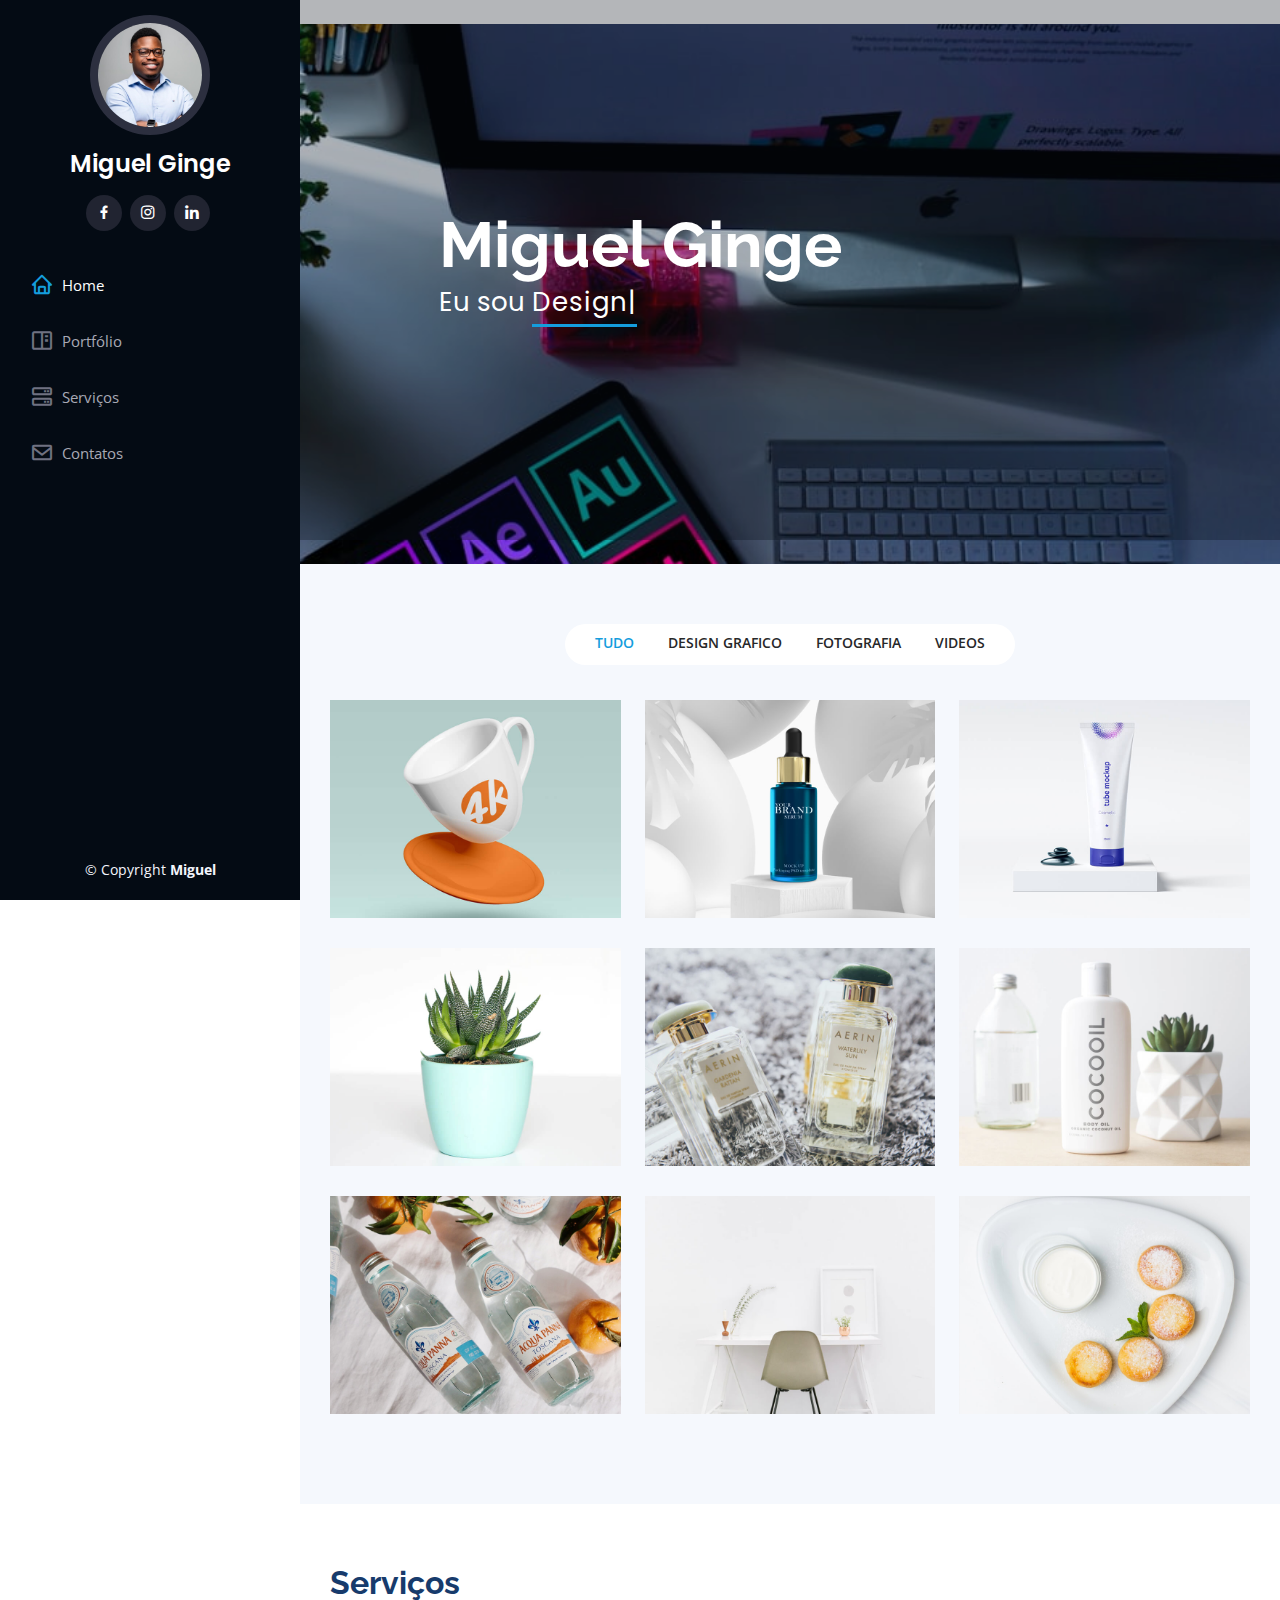
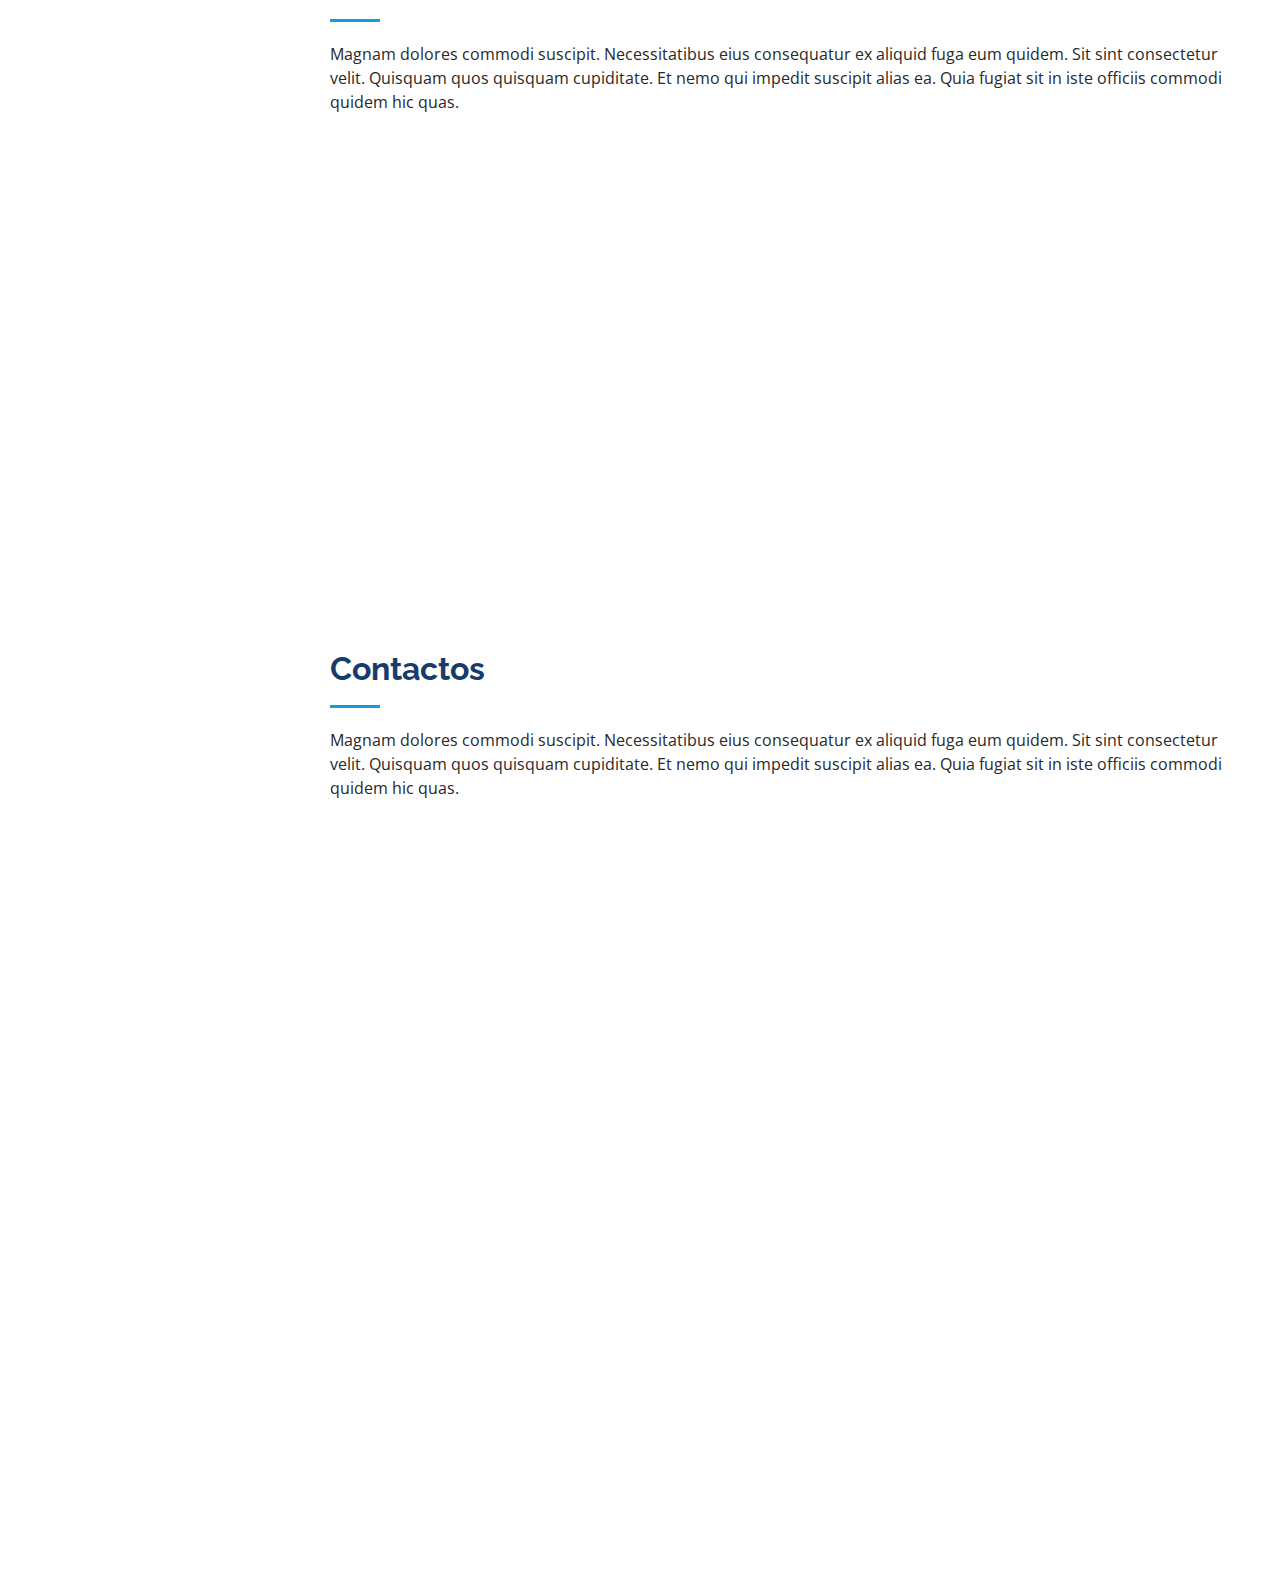
<file: index.html>
<!DOCTYPE html>
<html lang="en">

<head>
  <meta charset="utf-8">
  <meta content="width=device-width, initial-scale=1.0" name="viewport">

  <title>iPortfolio Bootstrap Template - Index</title>
  <meta content="" name="description">
  <meta content="" name="keywords">

  <!-- Favicons -->
  <link href="assets/img/favicon.png" rel="icon">
  <link href="assets/img/apple-touch-icon.png" rel="apple-touch-icon">

  <!-- Google Fonts -->
  <link href="https://fonts.googleapis.com/css?family=Open+Sans:300,300i,400,400i,600,600i,700,700i|Raleway:300,300i,400,400i,500,500i,600,600i,700,700i|Poppins:300,300i,400,400i,500,500i,600,600i,700,700i" rel="stylesheet">

  <!-- Vendor CSS Files -->
  <link href="assets/vendor/aos/aos.css" rel="stylesheet">
  <link href="assets/vendor/bootstrap/css/bootstrap.min.css" rel="stylesheet">
  <link href="assets/vendor/bootstrap-icons/bootstrap-icons.css" rel="stylesheet">
  <link href="assets/vendor/boxicons/css/boxicons.min.css" rel="stylesheet">
  <link href="assets/vendor/glightbox/css/glightbox.min.css" rel="stylesheet">
  <link href="assets/vendor/swiper/swiper-bundle.min.css" rel="stylesheet">

  <!-- Template Main CSS File -->
  <link href="assets/css/style.css" rel="stylesheet">

  <!-- =======================================================
  * Template Name: iPortfolio
  * Updated: Jul 27 2023 with Bootstrap v5.3.1
  * Template URL: https://bootstrapmade.com/iportfolio-bootstrap-portfolio-websites-template/
  * Author: BootstrapMade.com
  * License: https://bootstrapmade.com/license/
  ======================================================== -->
</head>

<body>

  <!-- ======= Mobile nav toggle button ======= -->
  <i class="bi bi-list mobile-nav-toggle d-xl-none"></i>

  <!-- ======= Header ======= -->
  <header id="header">
    <div class="d-flex flex-column">

      <div class="profile">
        <img src="assets/img/profile-img.jpg" alt="" class="img-fluid rounded-circle">
        <h1 class="text-light"><a href="index.html">Miguel Ginge</a></h1>
        <div class="social-links mt-3 text-center">
          <a href="#" class="facebook"><i class="bx bxl-facebook"></i></a>
          <a href="#" class="instagram"><i class="bx bxl-instagram"></i></a>
          <a href="#" class="linkedin"><i class="bx bxl-linkedin"></i></a>
        </div>
      </div>

      <nav id="navbar" class="nav-menu navbar">
        <ul>
          <li><a href="#hero" class="nav-link scrollto active"><i class="bx bx-home"></i> <span>Home</span></a></li>
          <li><a href="#portfolio" class="nav-link scrollto"><i class="bx bx-book-content"></i> <span>Portfólio</span></a></li>
          <li><a href="#services" class="nav-link scrollto"><i class="bx bx-server"></i> <span>Serviços</span></a></li>
          <li><a href="#contact" class="nav-link scrollto"><i class="bx bx-envelope"></i> <span>Contatos</span></a></li>
        </ul>
      </nav><!-- .nav-menu -->
    </div>
  </header><!-- End Header -->

   ======= Hero Section =======
  <section id="hero" class="d-flex flex-column justify-content-center align-items-center">
    <div class="hero-container" data-aos="fade-in">
      <h1>Miguel Ginge</h1>
      <p>Eu sou <span class="typed" data-typed-items="Designer, Freelancer, Fotógrafo"></span></p>
    </div>
  </section><!-- End Hero -->

  <main id="main">

    <!-- ======= Portfolio Section ======= -->
    <section id="portfolio" class="portfolio section-bg">
      <div class="container">

<!--        <div class="section-title">-->
<!--          <h2>Portfolio</h2>-->
<!--          <p>Magnam dolores commodi suscipit. Necessitatibus eius consequatur ex aliquid fuga eum quidem. Sit sint consectetur velit.</p>-->
<!--        </div>-->

        <div class="row" data-aos="fade-up">
          <div class="col-lg-12 d-flex justify-content-center">
            <ul id="portfolio-flters">
              <li data-filter="*" class="filter-active">Tudo</li>
              <li data-filter=".filter-app">Design Grafico</li>
              <li data-filter=".filter-card">Fotografia</li>
              <li data-filter=".filter-web">Videos</li>
            </ul>
          </div>
        </div>

        <div class="row portfolio-container" data-aos="fade-up" data-aos-delay="100">

          <div class="col-lg-4 col-md-6 portfolio-item filter-app">
            <div class="portfolio-wrap">
              <img src="assets/img/portfolio/portfolio-1.jpg" class="img-fluid" alt="">
              <div class="portfolio-links">
                <a href="assets/img/portfolio/portfolio-1.jpg" data-gallery="portfolioGallery" class="portfolio-lightbox" title="App 1"><i class="bx bx-plus"></i></a>
                <a href="portfolio-details.html" title="More Details"><i class="bx bx-link"></i></a>
              </div>
            </div>
          </div>

          <div class="col-lg-4 col-md-6 portfolio-item filter-web">
            <div class="portfolio-wrap">
              <img src="assets/img/portfolio/portfolio-2.jpg" class="img-fluid" alt="">
              <div class="portfolio-links">
                <a href="assets/img/portfolio/portfolio-2.jpg" data-gallery="portfolioGallery" class="portfolio-lightbox" title="Web 3"><i class="bx bx-plus"></i></a>
                <a href="portfolio-details.html" title="More Details"><i class="bx bx-link"></i></a>
              </div>
            </div>
          </div>

          <div class="col-lg-4 col-md-6 portfolio-item filter-app">
            <div class="portfolio-wrap">
              <img src="assets/img/portfolio/portfolio-3.jpg" class="img-fluid" alt="">
              <div class="portfolio-links">
                <a href="assets/img/portfolio/portfolio-3.jpg" data-gallery="portfolioGallery" class="portfolio-lightbox" title="App 2"><i class="bx bx-plus"></i></a>
                <a href="portfolio-details.html" title="More Details"><i class="bx bx-link"></i></a>
              </div>
            </div>
          </div>

          <div class="col-lg-4 col-md-6 portfolio-item filter-card">
            <div class="portfolio-wrap">
              <img src="assets/img/portfolio/portfolio-4.jpg" class="img-fluid" alt="">
              <div class="portfolio-links">
                <a href="assets/img/portfolio/portfolio-4.jpg" data-gallery="portfolioGallery" class="portfolio-lightbox" title="Card 2"><i class="bx bx-plus"></i></a>
                <a href="portfolio-details.html" title="More Details"><i class="bx bx-link"></i></a>
              </div>
            </div>
          </div>

          <div class="col-lg-4 col-md-6 portfolio-item filter-web">
            <div class="portfolio-wrap">
              <img src="assets/img/portfolio/portfolio-5.jpg" class="img-fluid" alt="">
              <div class="portfolio-links">
                <a href="assets/img/portfolio/portfolio-5.jpg" data-gallery="portfolioGallery" class="portfolio-lightbox" title="Web 2"><i class="bx bx-plus"></i></a>
                <a href="portfolio-details.html" title="More Details"><i class="bx bx-link"></i></a>
              </div>
            </div>
          </div>

          <div class="col-lg-4 col-md-6 portfolio-item filter-app">
            <div class="portfolio-wrap">
              <img src="assets/img/portfolio/portfolio-6.jpg" class="img-fluid" alt="">
              <div class="portfolio-links">
                <a href="assets/img/portfolio/portfolio-6.jpg" data-gallery="portfolioGallery" class="portfolio-lightbox" title="App 3"><i class="bx bx-plus"></i></a>
                <a href="portfolio-details.html" title="More Details"><i class="bx bx-link"></i></a>
              </div>
            </div>
          </div>

          <div class="col-lg-4 col-md-6 portfolio-item filter-card">
            <div class="portfolio-wrap">
              <img src="assets/img/portfolio/portfolio-7.jpg" class="img-fluid" alt="">
              <div class="portfolio-links">
                <a href="assets/img/portfolio/portfolio-7.jpg" data-gallery="portfolioGallery" class="portfolio-lightbox" title="Card 1"><i class="bx bx-plus"></i></a>
                <a href="portfolio-details.html" title="More Details"><i class="bx bx-link"></i></a>
              </div>
            </div>
          </div>

          <div class="col-lg-4 col-md-6 portfolio-item filter-card">
            <div class="portfolio-wrap">
              <img src="assets/img/portfolio/portfolio-8.jpg" class="img-fluid" alt="">
              <div class="portfolio-links">
                <a href="assets/img/portfolio/portfolio-8.jpg" data-gallery="portfolioGallery" class="portfolio-lightbox" title="Card 3"><i class="bx bx-plus"></i></a>
                <a href="portfolio-details.html" title="More Details"><i class="bx bx-link"></i></a>
              </div>
            </div>
          </div>

          <div class="col-lg-4 col-md-6 portfolio-item filter-web">
            <div class="portfolio-wrap">
              <img src="assets/img/portfolio/portfolio-9.jpg" class="img-fluid" alt="">
              <div class="portfolio-links">
                <a href="assets/img/portfolio/portfolio-9.jpg" data-gallery="portfolioGallery" class="portfolio-lightbox" title="Web 3"><i class="bx bx-plus"></i></a>
                <a href="portfolio-details.html" title="More Details"><i class="bx bx-link"></i></a>
              </div>
            </div>
          </div>

        </div>

      </div>
    </section><!-- End Portfolio Section -->

    <!-- ======= Services Section ======= -->
    <section id="services" class="services">
      <div class="container">

        <div class="section-title">
          <h2>Serviços</h2>
          <p>Magnam dolores commodi suscipit. Necessitatibus eius consequatur ex aliquid fuga eum quidem. Sit sint consectetur velit. Quisquam quos quisquam cupiditate. Et nemo qui impedit suscipit alias ea. Quia fugiat sit in iste officiis commodi quidem hic quas.</p>
        </div>

        <div class="row">
          <div class="col-lg-4 col-md-6 icon-box" data-aos="fade-up">
            <div class="icon"><i class="bi bi-briefcase"></i></div>
            <h4 class="title"><a href="">Edicao de video</a></h4>
            <p class="description">Voluptatum deleniti atque corrupti quos dolores et quas molestias excepturi sint occaecati cupiditate non provident</p>
          </div>
          <div class="col-lg-4 col-md-6 icon-box" data-aos="fade-up" data-aos-delay="100">
            <div class="icon"><i class="bi bi-card-checklist"></i></div>
            <h4 class="title"><a href="">Design</a></h4>
            <p class="description">Minim veniam, quis nostrud exercitation ullamco laboris nisi ut aliquip ex ea commodo consequat tarad limino ata</p>
          </div>
          <div class="col-lg-4 col-md-6 icon-box" data-aos="fade-up" data-aos-delay="200">
            <div class="icon"><i class="bi bi-bar-chart"></i></div>
            <h4 class="title"><a href="">Fotografia</a></h4>
            <p class="description">Duis aute irure dolor in reprehenderit in voluptate velit esse cillum dolore eu fugiat nulla pariatur</p>
          </div>
          <div class="col-lg-4 col-md-6 icon-box" data-aos="fade-up" data-aos-delay="300">
            <div class="icon"><i class="bi bi-binoculars"></i></div>
            <h4 class="title"><a href="">Branding</a></h4>
            <p class="description">Excepteur sint occaecat cupidatat non proident, sunt in culpa qui officia deserunt mollit anim id est laborum</p>
          </div>
          <div class="col-lg-4 col-md-6 icon-box" data-aos="fade-up" data-aos-delay="400">
            <div class="icon"><i class="bi bi-brightness-high"></i></div>
            <h4 class="title"><a href="">Criacao de Logo</a></h4>
            <p class="description">At vero eos et accusamus et iusto odio dignissimos ducimus qui blanditiis praesentium voluptatum deleniti atque</p>
          </div>
          <div class="col-lg-4 col-md-6 icon-box" data-aos="fade-up" data-aos-delay="500">
            <div class="icon"><i class="bi bi-calendar4-week"></i></div>
            <h4 class="title"><a href="">Marketing</a></h4>
            <p class="description">Et harum quidem rerum facilis est et expedita distinctio. Nam libero tempore, cum soluta nobis est eligendi</p>
          </div>
        </div>

      </div>
    </section><!-- End Services Section -->

    <!-- ======= Contact Section ======= -->
    <section id="contact" class="contact">
      <div class="container">

        <div class="section-title">
          <h2>Contactos</h2>
          <p>Magnam dolores commodi suscipit. Necessitatibus eius consequatur ex aliquid fuga eum quidem. Sit sint consectetur velit. Quisquam quos quisquam cupiditate. Et nemo qui impedit suscipit alias ea. Quia fugiat sit in iste officiis commodi quidem hic quas.</p>
        </div>

        <div class="row" data-aos="fade-in">

          <div class="col-lg-5 d-flex align-items-stretch">
            <div class="info">
              <div class="address">
                <i class="bi bi-geo-alt"></i>
                <h4>Localização:</h4>
                <p>1063 Avenida Paulo Samuel Kankhomba, Maputo, Mozambique</p>
              </div>

              <div class="email">
                <i class="bi bi-envelope"></i>
                <h4>Email:</h4>
                <p>mg@miguelginge.com</p>
              </div>

              <div class="phone">
                <i class="bi bi-phone"></i>
                <h4>Telefone:</h4>
                <p>+258 84 521 9634</p>
              </div>

              <iframe src="https://www.google.com/maps/embed?pb=!1m14!1m8!1m3!1d12097.433213460943!2d-74.0062269!3d40.7101282!3m2!1i1024!2i768!4f13.1!3m3!1m2!1s0x0%3A0xb89d1fe6bc499443!2sDowntown+Conference+Center!5e0!3m2!1smk!2sbg!4v1539943755621" frameborder="0" style="border:0; width: 100%; height: 290px;" allowfullscreen></iframe>
            </div>

          </div>

          <div class="col-lg-7 mt-5 mt-lg-0 d-flex align-items-stretch">
            <form action="forms/contact.php" method="post" role="form" class="php-email-form">
              <div class="row">
                <div class="form-group col-md-6">
                  <label for="name">Seu nome</label>
                  <input type="text" name="name" class="form-control" id="name" required>
                </div>
                <div class="form-group col-md-6">
                  <label for="name">Seu email</label>
                  <input type="email" class="form-control" name="email" id="email" required>
                </div>
              </div>
              <div class="form-group">
                <label for="name">Assunto</label>
                <input type="text" class="form-control" name="subject" id="subject" required>
              </div>
              <div class="form-group">
                <label for="name">Mensagem</label>
                <textarea class="form-control" name="message" rows="10" required></textarea>
              </div>
              <div class="my-3">
                <div class="loading">Loading</div>
                <div class="error-message"></div>
                <div class="sent-message">Your message has been sent. Thank you!</div>
              </div>
              <div class="text-center"><button type="submit">Enviar mensagem</button></div>
            </form>
          </div>

        </div>

      </div>
    </section><!-- End Contact Section -->

  </main><!-- End #main -->

  <!-- ======= Footer ======= -->
  <footer id="footer">
    <div class="container">
      <div class="copyright">
        &copy; Copyright <strong><span>Miguel</span></strong>
      </div>
      <div class="credits">
        <!-- All the links in the footer should remain intact. -->
        <!-- You can delete the links only if you purchased the pro version. -->
        <!-- Licensing information: https://bootstrapmade.com/license/ -->
        <!-- Purchase the pro version with working PHP/AJAX contact form: https://bootstrapmade.com/iportfolio-bootstrap-portfolio-websites-template/ -->
      </div>
    </div>
  </footer><!-- End  Footer -->

  <a href="#" class="back-to-top d-flex align-items-center justify-content-center"><i class="bi bi-arrow-up-short"></i></a>

  <!-- Vendor JS Files -->
  <script src="assets/vendor/purecounter/purecounter_vanilla.js"></script>
  <script src="assets/vendor/aos/aos.js"></script>
  <script src="assets/vendor/bootstrap/js/bootstrap.bundle.min.js"></script>
  <script src="assets/vendor/glightbox/js/glightbox.min.js"></script>
  <script src="assets/vendor/isotope-layout/isotope.pkgd.min.js"></script>
  <script src="assets/vendor/swiper/swiper-bundle.min.js"></script>
  <script src="assets/vendor/typed.js/typed.umd.js"></script>
  <script src="assets/vendor/waypoints/noframework.waypoints.js"></script>
  <script src="assets/vendor/php-email-form/validate.js"></script>

  <!-- Template Main JS File -->
  <script src="assets/js/main.js"></script>

</body>

</html>
</file>
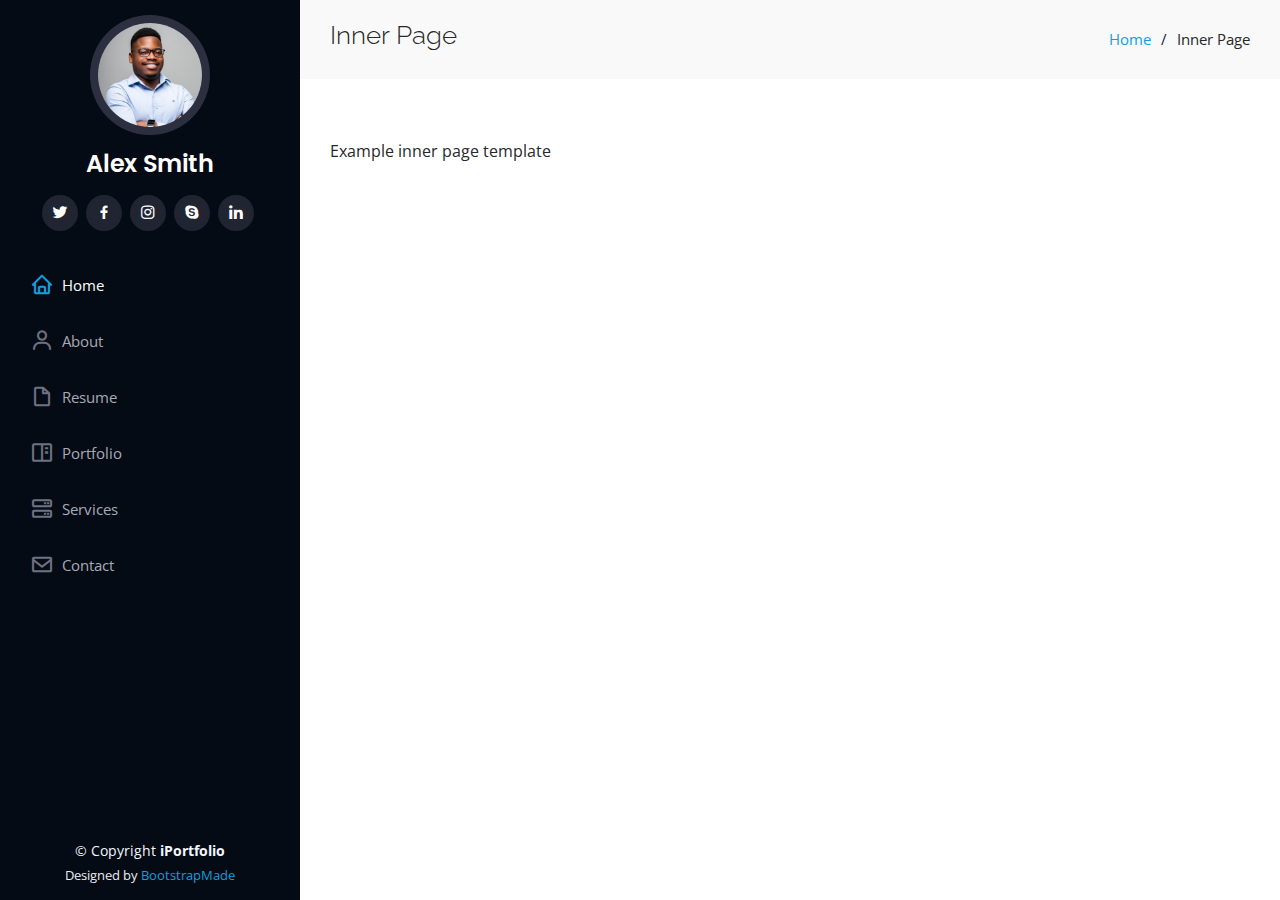
<file: inner-page.html>
<!DOCTYPE html>
<html lang="en">

<head>
  <meta charset="utf-8">
  <meta content="width=device-width, initial-scale=1.0" name="viewport">

  <title>Inner Page - iPortfolio Bootstrap Template</title>
  <meta content="" name="description">
  <meta content="" name="keywords">

  <!-- Favicons -->
  <link href="assets/img/favicon.png" rel="icon">
  <link href="assets/img/apple-touch-icon.png" rel="apple-touch-icon">

  <!-- Google Fonts -->
  <link href="https://fonts.googleapis.com/css?family=Open+Sans:300,300i,400,400i,600,600i,700,700i|Raleway:300,300i,400,400i,500,500i,600,600i,700,700i|Poppins:300,300i,400,400i,500,500i,600,600i,700,700i" rel="stylesheet">

  <!-- Vendor CSS Files -->
  <link href="assets/vendor/aos/aos.css" rel="stylesheet">
  <link href="assets/vendor/bootstrap/css/bootstrap.min.css" rel="stylesheet">
  <link href="assets/vendor/bootstrap-icons/bootstrap-icons.css" rel="stylesheet">
  <link href="assets/vendor/boxicons/css/boxicons.min.css" rel="stylesheet">
  <link href="assets/vendor/glightbox/css/glightbox.min.css" rel="stylesheet">
  <link href="assets/vendor/swiper/swiper-bundle.min.css" rel="stylesheet">

  <!-- Template Main CSS File -->
  <link href="assets/css/style.css" rel="stylesheet">

  <!-- =======================================================
  * Template Name: iPortfolio
  * Updated: Jul 27 2023 with Bootstrap v5.3.1
  * Template URL: https://bootstrapmade.com/iportfolio-bootstrap-portfolio-websites-template/
  * Author: BootstrapMade.com
  * License: https://bootstrapmade.com/license/
  ======================================================== -->
</head>

<body>

  <!-- ======= Mobile nav toggle button ======= -->
  <i class="bi bi-list mobile-nav-toggle d-xl-none"></i>

  <!-- ======= Header ======= -->
  <header id="header">
    <div class="d-flex flex-column">

      <div class="profile">
        <img src="assets/img/profile-img.jpg" alt="" class="img-fluid rounded-circle">
        <h1 class="text-light"><a href="index.html">Alex Smith</a></h1>
        <div class="social-links mt-3 text-center">
          <a href="#" class="twitter"><i class="bx bxl-twitter"></i></a>
          <a href="#" class="facebook"><i class="bx bxl-facebook"></i></a>
          <a href="#" class="instagram"><i class="bx bxl-instagram"></i></a>
          <a href="#" class="google-plus"><i class="bx bxl-skype"></i></a>
          <a href="#" class="linkedin"><i class="bx bxl-linkedin"></i></a>
        </div>
      </div>

      <nav id="navbar" class="nav-menu navbar">
        <ul>
          <li><a href="#hero" class="nav-link scrollto active"><i class="bx bx-home"></i> <span>Home</span></a></li>
          <li><a href="#about" class="nav-link scrollto"><i class="bx bx-user"></i> <span>About</span></a></li>
          <li><a href="#resume" class="nav-link scrollto"><i class="bx bx-file-blank"></i> <span>Resume</span></a></li>
          <li><a href="#portfolio" class="nav-link scrollto"><i class="bx bx-book-content"></i> <span>Portfolio</span></a></li>
          <li><a href="#services" class="nav-link scrollto"><i class="bx bx-server"></i> <span>Services</span></a></li>
          <li><a href="#contact" class="nav-link scrollto"><i class="bx bx-envelope"></i> <span>Contact</span></a></li>
        </ul>
      </nav><!-- .nav-menu -->
    </div>
  </header><!-- End Header -->

  <main id="main">

    <!-- ======= Breadcrumbs ======= -->
    <section class="breadcrumbs">
      <div class="container">

        <div class="d-flex justify-content-between align-items-center">
          <h2>Inner Page</h2>
          <ol>
            <li><a href="index.html">Home</a></li>
            <li>Inner Page</li>
          </ol>
        </div>

      </div>
    </section><!-- End Breadcrumbs -->

    <section class="inner-page">
      <div class="container">
        <p>
          Example inner page template
        </p>
      </div>
    </section>

  </main><!-- End #main -->

  <!-- ======= Footer ======= -->
  <footer id="footer">
    <div class="container">
      <div class="copyright">
        &copy; Copyright <strong><span>iPortfolio</span></strong>
      </div>
      <div class="credits">
        <!-- All the links in the footer should remain intact. -->
        <!-- You can delete the links only if you purchased the pro version. -->
        <!-- Licensing information: https://bootstrapmade.com/license/ -->
        <!-- Purchase the pro version with working PHP/AJAX contact form: https://bootstrapmade.com/iportfolio-bootstrap-portfolio-websites-template/ -->
        Designed by <a href="https://bootstrapmade.com/">BootstrapMade</a>
      </div>
    </div>
  </footer><!-- End  Footer -->

  <a href="#" class="back-to-top d-flex align-items-center justify-content-center"><i class="bi bi-arrow-up-short"></i></a>

  <!-- Vendor JS Files -->
  <script src="assets/vendor/purecounter/purecounter_vanilla.js"></script>
  <script src="assets/vendor/aos/aos.js"></script>
  <script src="assets/vendor/bootstrap/js/bootstrap.bundle.min.js"></script>
  <script src="assets/vendor/glightbox/js/glightbox.min.js"></script>
  <script src="assets/vendor/isotope-layout/isotope.pkgd.min.js"></script>
  <script src="assets/vendor/swiper/swiper-bundle.min.js"></script>
  <script src="assets/vendor/typed.js/typed.umd.js"></script>
  <script src="assets/vendor/waypoints/noframework.waypoints.js"></script>
  <script src="assets/vendor/php-email-form/validate.js"></script>

  <!-- Template Main JS File -->
  <script src="assets/js/main.js"></script>

</body>

</html>
</file>
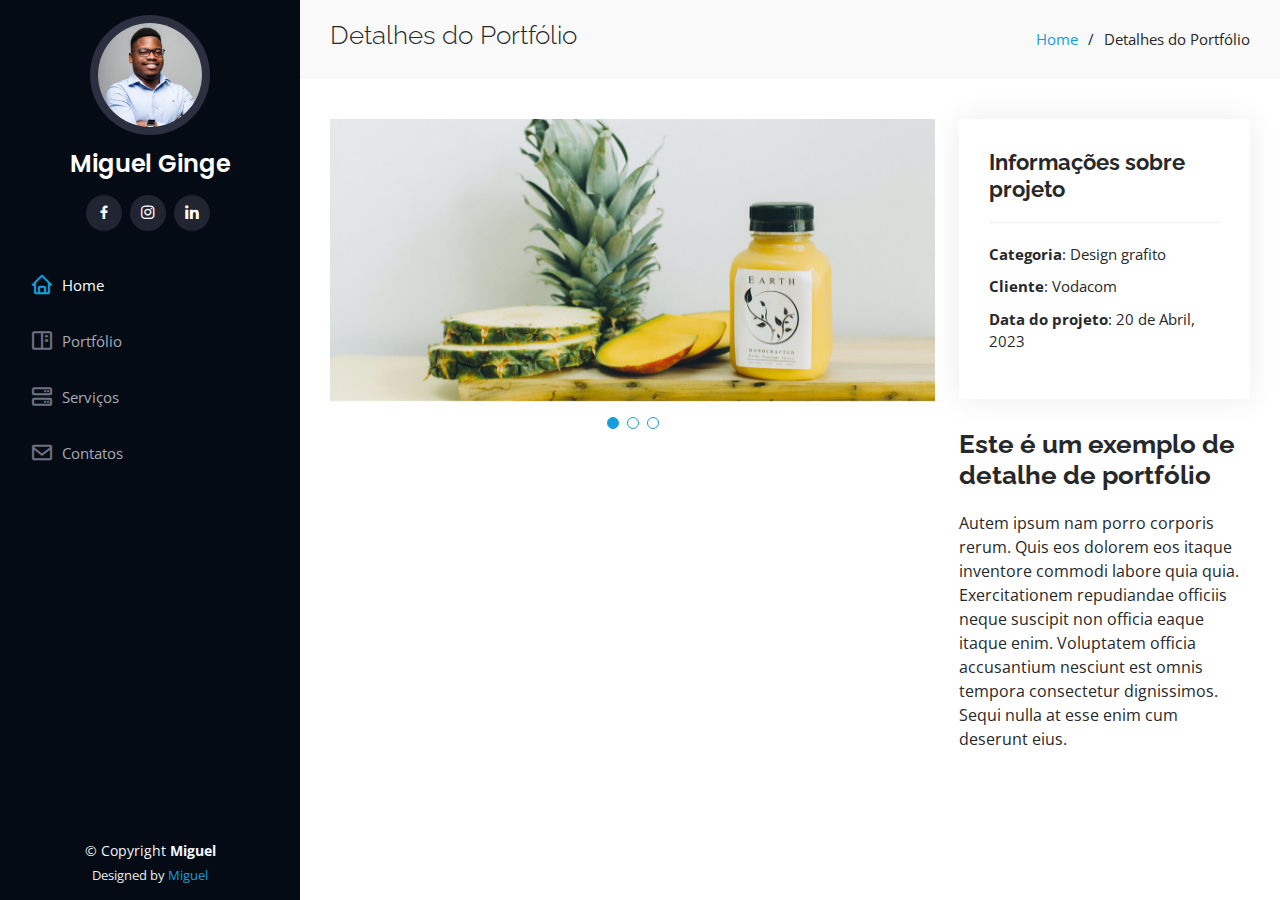
<file: portfolio-details.html>
<!DOCTYPE html>
<html lang="en">

<head>
  <meta charset="utf-8">
  <meta content="width=device-width, initial-scale=1.0" name="viewport">

  <title>Portfolio Details - iPortfolio Bootstrap Template</title>
  <meta content="" name="description">
  <meta content="" name="keywords">

  <!-- Favicons -->
  <link href="assets/img/favicon.png" rel="icon">
  <link href="assets/img/apple-touch-icon.png" rel="apple-touch-icon">

  <!-- Google Fonts -->
  <link href="https://fonts.googleapis.com/css?family=Open+Sans:300,300i,400,400i,600,600i,700,700i|Raleway:300,300i,400,400i,500,500i,600,600i,700,700i|Poppins:300,300i,400,400i,500,500i,600,600i,700,700i" rel="stylesheet">

  <!-- Vendor CSS Files -->
  <link href="assets/vendor/aos/aos.css" rel="stylesheet">
  <link href="assets/vendor/bootstrap/css/bootstrap.min.css" rel="stylesheet">
  <link href="assets/vendor/bootstrap-icons/bootstrap-icons.css" rel="stylesheet">
  <link href="assets/vendor/boxicons/css/boxicons.min.css" rel="stylesheet">
  <link href="assets/vendor/glightbox/css/glightbox.min.css" rel="stylesheet">
  <link href="assets/vendor/swiper/swiper-bundle.min.css" rel="stylesheet">

  <!-- Template Main CSS File -->
  <link href="assets/css/style.css" rel="stylesheet">

  <!-- =======================================================
  * Template Name: iPortfolio
  * Updated: Jul 27 2023 with Bootstrap v5.3.1
  * Template URL: https://bootstrapmade.com/iportfolio-bootstrap-portfolio-websites-template/
  * Author: BootstrapMade.com
  * License: https://bootstrapmade.com/license/
  ======================================================== -->
</head>

<body>

  <!-- ======= Mobile nav toggle button ======= -->
  <i class="bi bi-list mobile-nav-toggle d-xl-none"></i>

  <!-- ======= Header ======= -->
  <header id="header">
    <div class="d-flex flex-column">

      <div class="profile">
        <img src="assets/img/profile-img.jpg" alt="" class="img-fluid rounded-circle">
        <h1 class="text-light"><a href="index.html">Miguel Ginge</a></h1>
        <div class="social-links mt-3 text-center">
          <a href="#" class="facebook"><i class="bx bxl-facebook"></i></a>
          <a href="#" class="instagram"><i class="bx bxl-instagram"></i></a>
          <a href="#" class="linkedin"><i class="bx bxl-linkedin"></i></a>
        </div>
      </div>

      <nav id="navbar" class="nav-menu navbar">
        <ul>
          <li><a href="#hero" class="nav-link scrollto active"><i class="bx bx-home"></i> <span>Home</span></a></li>
          <li><a href="#portfolio" class="nav-link scrollto"><i class="bx bx-book-content"></i> <span>Portfólio</span></a></li>
          <li><a href="#services" class="nav-link scrollto"><i class="bx bx-server"></i> <span>Serviços</span></a></li>
          <li><a href="#contact" class="nav-link scrollto"><i class="bx bx-envelope"></i> <span>Contatos</span></a></li>
        </ul>
      </nav><!-- .nav-menu -->
    </div>
  </header><!-- End Header -->

  <main id="main">

    <!-- ======= Breadcrumbs ======= -->
    <section id="breadcrumbs" class="breadcrumbs">
      <div class="container">

        <div class="d-flex justify-content-between align-items-center">
          <h2>Detalhes do Portfólio</h2>
          <ol>
            <li><a href="index.html">Home</a></li>
            <li>Detalhes do Portfólio</li>
          </ol>
        </div>

      </div>
    </section><!-- End Breadcrumbs -->

    <!-- ======= Portfolio Details Section ======= -->
    <section id="portfolio-details" class="portfolio-details">
      <div class="container">

        <div class="row gy-4">

          <div class="col-lg-8">
            <div class="portfolio-details-slider swiper">
              <div class="swiper-wrapper align-items-center">

                <div class="swiper-slide">
                  <img src="assets/img/portfolio/portfolio-details-1.jpg" alt="">
                </div>

                <div class="swiper-slide">
                  <img src="assets/img/portfolio/portfolio-details-2.jpg" alt="">
                </div>

                <div class="swiper-slide">
                  <img src="assets/img/portfolio/portfolio-details-3.jpg" alt="">
                </div>

              </div>
              <div class="swiper-pagination"></div>
            </div>
          </div>

          <div class="col-lg-4">
            <div class="portfolio-info">
              <h3>Informações sobre projeto</h3>
              <ul>
                <li><strong>Categoria</strong>: Design grafito</li>
                <li><strong>Cliente</strong>: Vodacom</li>
                <li><strong>Data do projeto</strong>: 20 de Abril, 2023</li>
              </ul>
            </div>
            <div class="portfolio-description">
              <h2>Este é um exemplo de detalhe de portfólio</h2>
              <p>
                Autem ipsum nam porro corporis rerum. Quis eos dolorem eos itaque inventore commodi labore quia quia. Exercitationem repudiandae officiis neque suscipit non officia eaque itaque enim. Voluptatem officia accusantium nesciunt est omnis tempora consectetur dignissimos. Sequi nulla at esse enim cum deserunt eius.
              </p>
            </div>
          </div>

        </div>

      </div>
    </section><!-- End Portfolio Details Section -->

  </main><!-- End #main -->

  <!-- ======= Footer ======= -->
  <footer id="footer">
    <div class="container">
      <div class="copyright">
        &copy; Copyright <strong><span>Miguel</span></strong>
      </div>
      <div class="credits">
        <!-- All the links in the footer should remain intact. -->
        <!-- You can delete the links only if you purchased the pro version. -->
        <!-- Licensing information: https://bootstrapmade.com/license/ -->
        <!-- Purchase the pro version with working PHP/AJAX contact form: https://bootstrapmade.com/iportfolio-bootstrap-portfolio-websites-template/ -->
        Designed by <a href="#">Miguel</a>
      </div>
    </div>
  </footer><!-- End  Footer -->

  <a href="#" class="back-to-top d-flex align-items-center justify-content-center"><i class="bi bi-arrow-up-short"></i></a>

  <!-- Vendor JS Files -->
  <script src="assets/vendor/purecounter/purecounter_vanilla.js"></script>
  <script src="assets/vendor/aos/aos.js"></script>
  <script src="assets/vendor/bootstrap/js/bootstrap.bundle.min.js"></script>
  <script src="assets/vendor/glightbox/js/glightbox.min.js"></script>
  <script src="assets/vendor/isotope-layout/isotope.pkgd.min.js"></script>
  <script src="assets/vendor/swiper/swiper-bundle.min.js"></script>
  <script src="assets/vendor/typed.js/typed.umd.js"></script>
  <script src="assets/vendor/waypoints/noframework.waypoints.js"></script>
  <script src="assets/vendor/php-email-form/validate.js"></script>

  <!-- Template Main JS File -->
  <script src="assets/js/main.js"></script>

</body>

</html>
</file>
<file: assets/css/style.css>
/**
* Template Name: iPortfolio
* Updated: Jul 27 2023 with Bootstrap v5.3.1
* Template URL: https://bootstrapmade.com/iportfolio-bootstrap-portfolio-websites-template/
* Author: BootstrapMade.com
* License: https://bootstrapmade.com/license/
*/

/*--------------------------------------------------------------
# General
--------------------------------------------------------------*/
body {
  font-family: "Open Sans", sans-serif;
  color: #272829;
}

a {
  color: #149ddd;
  text-decoration: none;
}

a:hover {
  color: #37b3ed;
  text-decoration: none;
}

h1,
h2,
h3,
h4,
h5,
h6 {
  font-family: "Raleway", sans-serif;
}

/*--------------------------------------------------------------
# Back to top button
--------------------------------------------------------------*/
.back-to-top {
  position: fixed;
  visibility: hidden;
  opacity: 0;
  right: 15px;
  bottom: 15px;
  z-index: 996;
  background: #149ddd;
  width: 40px;
  height: 40px;
  border-radius: 50px;
  transition: all 0.4s;
}

.back-to-top i {
  font-size: 28px;
  color: #fff;
  line-height: 0;
}

.back-to-top:hover {
  background: #2eafec;
  color: #fff;
}

.back-to-top.active {
  visibility: visible;
  opacity: 1;
}

/*--------------------------------------------------------------
# Header
--------------------------------------------------------------*/
#header {
  position: fixed;
  top: 0;
  left: 0;
  bottom: 0;
  width: 300px;
  transition: all ease-in-out 0.5s;
  z-index: 9997;
  transition: all 0.5s;
  padding: 0 15px;
  background: #040b14;
  overflow-y: auto;
}

#header .profile img {
  margin: 15px auto;
  display: block;
  width: 120px;
  border: 8px solid #2c2f3f;
}

#header .profile h1 {
  font-size: 24px;
  margin: 0;
  padding: 0;
  font-weight: 600;
  -moz-text-align-last: center;
  text-align-last: center;
  font-family: "Poppins", sans-serif;
}

#header .profile h1 a,
#header .profile h1 a:hover {
  color: #fff;
  text-decoration: none;
}

#header .profile .social-links a {
  font-size: 18px;
  display: inline-block;
  background: #212431;
  color: #fff;
  line-height: 1;
  padding: 8px 0;
  margin-right: 4px;
  border-radius: 50%;
  text-align: center;
  width: 36px;
  height: 36px;
  transition: 0.3s;
}

#header .profile .social-links a:hover {
  background: #149ddd;
  color: #fff;
  text-decoration: none;
}

#main {
  margin-left: 300px;
}

.container,
.container-fluid {
  padding-left: 30px;
  padding-right: 30px;
}

@media (max-width: 1199px) {
  #header {
    left: -300px;
  }

  #main {
    margin-left: 0;
  }

  .container,
  .container-fluid {
    padding-left: 12px;
    padding-right: 12px;
  }
}

/*--------------------------------------------------------------
# Navigation Menu
--------------------------------------------------------------*/
/* Desktop Navigation */
.nav-menu {
  padding: 30px 0 0 0;
}

.nav-menu * {
  margin: 0;
  padding: 0;
  list-style: none;
}

.nav-menu>ul>li {
  position: relative;
  white-space: nowrap;
}

.nav-menu a,
.nav-menu a:focus {
  display: flex;
  align-items: center;
  color: #a8a9b4;
  padding: 12px 15px;
  margin-bottom: 8px;
  transition: 0.3s;
  font-size: 15px;
}

.nav-menu a i,
.nav-menu a:focus i {
  font-size: 24px;
  padding-right: 8px;
  color: #6f7180;
}

.nav-menu a:hover,
.nav-menu .active,
.nav-menu .active:focus,
.nav-menu li:hover>a {
  text-decoration: none;
  color: #fff;
}

.nav-menu a:hover i,
.nav-menu .active i,
.nav-menu .active:focus i,
.nav-menu li:hover>a i {
  color: #149ddd;
}

/* Mobile Navigation */
.mobile-nav-toggle {
  position: fixed;
  right: 15px;
  top: 15px;
  z-index: 9998;
  border: 0;
  font-size: 24px;
  transition: all 0.4s;
  outline: none !important;
  background-color: #149ddd;
  color: #fff;
  width: 40px;
  height: 40px;
  display: inline-flex;
  align-items: center;
  justify-content: center;
  line-height: 0;
  border-radius: 50px;
  cursor: pointer;
}

.mobile-nav-active {
  overflow: hidden;
}

.mobile-nav-active #header {
  left: 0;
}

/*--------------------------------------------------------------
# Hero Section
--------------------------------------------------------------*/
#hero {
  width: 100%;
  height: 60vh;
  background: url("../img/hero-bg.jpg") top center;
  background-size: cover;
}

#hero:before {
  content: "";
  background: rgba(5, 13, 24, 0.3);
  position: absolute;
  bottom: 0;
  height: 60vh;
  top: 0;
  left: 0;
  right: 0;
  z-index: 1;
}

#hero .hero-container {
  position: relative;
  z-index: 2;
  min-width: 300px;
}

#hero h1 {
  margin: 0 0 10px 0;
  font-size: 64px;
  font-weight: 700;
  line-height: 56px;
  color: #fff;
}

#hero p {
  color: #fff;
  margin-bottom: 50px;
  font-size: 26px;
  font-family: "Poppins", sans-serif;
}

#hero p span {
  color: #fff;
  padding-bottom: 4px;
  letter-spacing: 1px;
  border-bottom: 3px solid #149ddd;
}

@media (min-width: 1024px) {
  #hero {
    background-attachment: fixed;
  }
}

@media (max-width: 768px) {
  #hero h1 {
    font-size: 28px;
    line-height: 36px;
  }

  #hero h2 {
    font-size: 18px;
    line-height: 24px;
    margin-bottom: 30px;
  }
}

/*--------------------------------------------------------------
# Sections General
--------------------------------------------------------------*/
section {
  padding: 60px 0;
  overflow: hidden;
}

.section-bg {
  background: #f5f8fd;
}

.section-title {
  padding-bottom: 30px;
}

.section-title h2 {
  font-size: 32px;
  font-weight: bold;
  margin-bottom: 20px;
  padding-bottom: 20px;
  position: relative;
  color: #173b6c;
}

.section-title h2::after {
  content: "";
  position: absolute;
  display: block;
  width: 50px;
  height: 3px;
  background: #149ddd;
  bottom: 0;
  left: 0;
}

.section-title p {
  margin-bottom: 0;
}

/*--------------------------------------------------------------
# About
--------------------------------------------------------------*/
.about .content h3 {
  font-weight: 700;
  font-size: 26px;
  color: #173b6c;
}

.about .content ul {
  list-style: none;
  padding: 0;
}

.about .content ul li {
  margin-bottom: 20px;
  display: flex;
  align-items: center;
}

.about .content ul strong {
  margin-right: 10px;
}

.about .content ul i {
  font-size: 16px;
  margin-right: 5px;
  color: #149ddd;
  line-height: 0;
}

.about .content p:last-child {
  margin-bottom: 0;
}

/*--------------------------------------------------------------
# Facts
--------------------------------------------------------------*/
.facts {
  padding-bottom: 30px;
}

.facts .count-box {
  padding: 30px;
  width: 100%;
}

.facts .count-box i {
  display: block;
  font-size: 44px;
  color: #149ddd;
  float: left;
  line-height: 0;
}

.facts .count-box span {
  font-size: 48px;
  line-height: 40px;
  display: block;
  font-weight: 700;
  color: #050d18;
  margin-left: 60px;
}

.facts .count-box p {
  padding: 15px 0 0 0;
  margin: 0 0 0 60px;
  font-family: "Raleway", sans-serif;
  font-size: 14px;
  color: #122f57;
}

.facts .count-box a {
  font-weight: 600;
  display: block;
  margin-top: 20px;
  color: #122f57;
  font-size: 15px;
  font-family: "Poppins", sans-serif;
  transition: ease-in-out 0.3s;
}

.facts .count-box a:hover {
  color: #1f5297;
}

/*--------------------------------------------------------------
# Akills
--------------------------------------------------------------*/
.skills .progress {
  height: 60px;
  display: block;
  background: none;
  border-radius: 0;
}

.skills .progress .skill {
  padding: 0;
  margin: 0 0 6px 0;
  text-transform: uppercase;
  display: block;
  font-weight: 600;
  font-family: "Poppins", sans-serif;
  color: #050d18;
}

.skills .progress .skill .val {
  float: right;
  font-style: normal;
}

.skills .progress-bar-wrap {
  background: #dce8f8;
  height: 10px;
}

.skills .progress-bar {
  width: 1px;
  height: 10px;
  transition: 0.9s;
  background-color: #149ddd;
}

/*--------------------------------------------------------------
# Resume
--------------------------------------------------------------*/
.resume .resume-title {
  font-size: 26px;
  font-weight: 700;
  margin-top: 20px;
  margin-bottom: 20px;
  color: #050d18;
}

.resume .resume-item {
  padding: 0 0 20px 20px;
  margin-top: -2px;
  border-left: 2px solid #1f5297;
  position: relative;
}

.resume .resume-item h4 {
  line-height: 18px;
  font-size: 18px;
  font-weight: 600;
  text-transform: uppercase;
  font-family: "Poppins", sans-serif;
  color: #050d18;
  margin-bottom: 10px;
}

.resume .resume-item h5 {
  font-size: 16px;
  background: #e4edf9;
  padding: 5px 15px;
  display: inline-block;
  font-weight: 600;
  margin-bottom: 10px;
}

.resume .resume-item ul {
  padding-left: 20px;
}

.resume .resume-item ul li {
  padding-bottom: 10px;
}

.resume .resume-item:last-child {
  padding-bottom: 0;
}

.resume .resume-item::before {
  content: "";
  position: absolute;
  width: 16px;
  height: 16px;
  border-radius: 50px;
  left: -9px;
  top: 0;
  background: #fff;
  border: 2px solid #1f5297;
}

/*--------------------------------------------------------------
# Portfolio
--------------------------------------------------------------*/
.portfolio .portfolio-item {
  margin-bottom: 30px;
}

.portfolio #portfolio-flters {
  padding: 0;
  margin: 0 auto 35px auto;
  list-style: none;
  text-align: center;
  background: #fff;
  border-radius: 50px;
  padding: 2px 15px;
}

.portfolio #portfolio-flters li {
  cursor: pointer;
  display: inline-block;
  padding: 10px 15px 8px 15px;
  font-size: 14px;
  font-weight: 600;
  line-height: 1;
  text-transform: uppercase;
  color: #272829;
  margin-bottom: 5px;
  transition: all 0.3s ease-in-out;
}

.portfolio #portfolio-flters li:hover,
.portfolio #portfolio-flters li.filter-active {
  color: #149ddd;
}

.portfolio #portfolio-flters li:last-child {
  margin-right: 0;
}

.portfolio .portfolio-wrap {
  transition: 0.3s;
  position: relative;
  overflow: hidden;
  z-index: 1;
}

.portfolio .portfolio-wrap::before {
  content: "";
  background: rgba(255, 255, 255, 0.5);
  position: absolute;
  left: 0;
  right: 0;
  top: 0;
  bottom: 0;
  transition: all ease-in-out 0.3s;
  z-index: 2;
  opacity: 0;
}

.portfolio .portfolio-wrap .portfolio-links {
  opacity: 1;
  left: 0;
  right: 0;
  bottom: -60px;
  z-index: 3;
  position: absolute;
  transition: all ease-in-out 0.3s;
  display: flex;
  justify-content: center;
}

.portfolio .portfolio-wrap .portfolio-links a {
  color: #fff;
  font-size: 28px;
  text-align: center;
  background: rgba(20, 157, 221, 0.75);
  transition: 0.3s;
  width: 50%;
}

.portfolio .portfolio-wrap .portfolio-links a:hover {
  background: rgba(20, 157, 221, 0.95);
}

.portfolio .portfolio-wrap .portfolio-links a+a {
  border-left: 1px solid #37b3ed;
}

.portfolio .portfolio-wrap:hover::before {
  top: 0;
  left: 0;
  right: 0;
  bottom: 0;
  opacity: 1;
}

.portfolio .portfolio-wrap:hover .portfolio-links {
  opacity: 1;
  bottom: 0;
}

/*--------------------------------------------------------------
# Portfolio Details
--------------------------------------------------------------*/
.portfolio-details {
  padding-top: 40px;
}

.portfolio-details .portfolio-details-slider img {
  width: 100%;
}

.portfolio-details .portfolio-details-slider .swiper-pagination {
  margin-top: 20px;
  position: relative;
}

.portfolio-details .portfolio-details-slider .swiper-pagination .swiper-pagination-bullet {
  width: 12px;
  height: 12px;
  background-color: #fff;
  opacity: 1;
  border: 1px solid #149ddd;
}

.portfolio-details .portfolio-details-slider .swiper-pagination .swiper-pagination-bullet-active {
  background-color: #149ddd;
}

.portfolio-details .portfolio-info {
  padding: 30px;
  box-shadow: 0px 0 30px rgba(5, 13, 24, 0.08);
}

.portfolio-details .portfolio-info h3 {
  font-size: 22px;
  font-weight: 700;
  margin-bottom: 20px;
  padding-bottom: 20px;
  border-bottom: 1px solid #eee;
}

.portfolio-details .portfolio-info ul {
  list-style: none;
  padding: 0;
  font-size: 15px;
}

.portfolio-details .portfolio-info ul li+li {
  margin-top: 10px;
}

.portfolio-details .portfolio-description {
  padding-top: 30px;
}

.portfolio-details .portfolio-description h2 {
  font-size: 26px;
  font-weight: 700;
  margin-bottom: 20px;
}

.portfolio-details .portfolio-description p {
  padding: 0;
}

/*--------------------------------------------------------------
# Services
--------------------------------------------------------------*/
.services .icon-box {
  margin-bottom: 20px;
}

.services .icon {
  float: left;
  display: flex;
  align-items: center;
  justify-content: center;
  width: 54px;
  height: 54px;
  background: #149ddd;
  border-radius: 50%;
  transition: 0.5s;
  border: 1px solid #149ddd;
}

.services .icon i {
  color: #fff;
  font-size: 24px;
  line-height: 0;
}

.services .icon-box:hover .icon {
  background: #fff;
}

.services .icon-box:hover .icon i {
  color: #149ddd;
}

.services .title {
  margin-left: 80px;
  font-weight: 700;
  margin-bottom: 15px;
  font-size: 18px;
}

.services .title a {
  color: #343a40;
}

.services .title a:hover {
  color: #149ddd;
}

.services .description {
  margin-left: 80px;
  line-height: 24px;
  font-size: 14px;
}

/*--------------------------------------------------------------
# Testimonials
--------------------------------------------------------------*/
.testimonials .testimonials-carousel,
.testimonials .testimonials-slider {
  overflow: hidden;
}

.testimonials .testimonial-item {
  box-sizing: content-box;
  text-align: center;
  min-height: 320px;
}

.testimonials .testimonial-item .testimonial-img {
  width: 90px;
  border-radius: 50%;
  margin: 0 auto;
}

.testimonials .testimonial-item h3 {
  font-size: 18px;
  font-weight: bold;
  margin: 10px 0 5px 0;
  color: #111;
}

.testimonials .testimonial-item h4 {
  font-size: 14px;
  color: #999;
  margin: 0;
}

.testimonials .testimonial-item .quote-icon-left,
.testimonials .testimonial-item .quote-icon-right {
  color: #c3e8fa;
  font-size: 26px;
}

.testimonials .testimonial-item .quote-icon-left {
  display: inline-block;
  left: -5px;
  position: relative;
}

.testimonials .testimonial-item .quote-icon-right {
  display: inline-block;
  right: -5px;
  position: relative;
  top: 10px;
}

.testimonials .testimonial-item p {
  font-style: italic;
  margin: 0 15px 15px 15px;
  padding: 20px;
  background: #fff;
  position: relative;
  margin-bottom: 35px;
  border-radius: 6px;
  box-shadow: 0px 2px 15px rgba(0, 0, 0, 0.1);
}

.testimonials .testimonial-item p::after {
  content: "";
  width: 0;
  height: 0;
  border-top: 20px solid #fff;
  border-right: 20px solid transparent;
  border-left: 20px solid transparent;
  position: absolute;
  bottom: -20px;
  left: calc(50% - 20px);
}

.testimonials .swiper-pagination {
  margin-top: 20px;
  position: relative;
}

.testimonials .swiper-pagination .swiper-pagination-bullet {
  width: 12px;
  height: 12px;
  background-color: #fff;
  opacity: 1;
  border: 1px solid #149ddd;
}

.testimonials .swiper-pagination .swiper-pagination-bullet-active {
  background-color: #149ddd;
}

/*--------------------------------------------------------------
# Contact
--------------------------------------------------------------*/
.contact {
  padding-bottom: 130px;
}

.contact .info {
  padding: 30px;
  background: #fff;
  width: 100%;
  box-shadow: 0 0 24px 0 rgba(0, 0, 0, 0.12);
}

.contact .info i {
  font-size: 20px;
  color: #149ddd;
  float: left;
  width: 44px;
  height: 44px;
  background: #dff3fc;
  display: flex;
  justify-content: center;
  align-items: center;
  border-radius: 50px;
  transition: all 0.3s ease-in-out;
}

.contact .info h4 {
  padding: 0 0 0 60px;
  font-size: 22px;
  font-weight: 600;
  margin-bottom: 5px;
  color: #050d18;
}

.contact .info p {
  padding: 0 0 10px 60px;
  margin-bottom: 20px;
  font-size: 14px;
  color: #173b6c;
}

.contact .info .email p {
  padding-top: 5px;
}

.contact .info .social-links {
  padding-left: 60px;
}

.contact .info .social-links a {
  font-size: 18px;
  display: inline-block;
  background: #333;
  color: #fff;
  line-height: 1;
  padding: 8px 0;
  border-radius: 50%;
  text-align: center;
  width: 36px;
  height: 36px;
  transition: 0.3s;
  margin-right: 10px;
}

.contact .info .social-links a:hover {
  background: #149ddd;
  color: #fff;
}

.contact .info .email:hover i,
.contact .info .address:hover i,
.contact .info .phone:hover i {
  background: #149ddd;
  color: #fff;
}

.contact .php-email-form {
  width: 100%;
  padding: 30px;
  background: #fff;
  box-shadow: 0 0 24px 0 rgba(0, 0, 0, 0.12);
}

.contact .php-email-form .form-group {
  padding-bottom: 8px;
}

.contact .php-email-form .validate {
  display: none;
  color: red;
  margin: 0 0 15px 0;
  font-weight: 400;
  font-size: 13px;
}

.contact .php-email-form .error-message {
  display: none;
  color: #fff;
  background: #ed3c0d;
  text-align: left;
  padding: 15px;
  font-weight: 600;
}

.contact .php-email-form .error-message br+br {
  margin-top: 25px;
}

.contact .php-email-form .sent-message {
  display: none;
  color: #fff;
  background: #18d26e;
  text-align: center;
  padding: 15px;
  font-weight: 600;
}

.contact .php-email-form .loading {
  display: none;
  background: #fff;
  text-align: center;
  padding: 15px;
}

.contact .php-email-form .loading:before {
  content: "";
  display: inline-block;
  border-radius: 50%;
  width: 24px;
  height: 24px;
  margin: 0 10px -6px 0;
  border: 3px solid #18d26e;
  border-top-color: #eee;
  animation: animate-loading 1s linear infinite;
}

.contact .php-email-form .form-group {
  margin-bottom: 15px;
}

.contact .php-email-form label {
  padding-bottom: 8px;
}

.contact .php-email-form input,
.contact .php-email-form textarea {
  border-radius: 0;
  box-shadow: none;
  font-size: 14px;
}

.contact .php-email-form input {
  height: 44px;
}

.contact .php-email-form textarea {
  padding: 10px 15px;
}

.contact .php-email-form button[type=submit] {
  background: #149ddd;
  border: 0;
  padding: 10px 24px;
  color: #fff;
  transition: 0.4s;
  border-radius: 4px;
}

.contact .php-email-form button[type=submit]:hover {
  background: #37b3ed;
}

@keyframes animate-loading {
  0% {
    transform: rotate(0deg);
  }

  100% {
    transform: rotate(360deg);
  }
}

/*--------------------------------------------------------------
# Breadcrumbs
--------------------------------------------------------------*/
.breadcrumbs {
  padding: 20px 0;
  background: #f9f9f9;
}

.breadcrumbs h2 {
  font-size: 26px;
  font-weight: 300;
}

.breadcrumbs ol {
  display: flex;
  flex-wrap: wrap;
  list-style: none;
  padding: 0;
  margin: 0;
  font-size: 15px;
}

.breadcrumbs ol li+li {
  padding-left: 10px;
}

.breadcrumbs ol li+li::before {
  display: inline-block;
  padding-right: 10px;
  color: #0e2442;
  content: "/";
}

@media (max-width: 768px) {
  .breadcrumbs .d-flex {
    display: block !important;
  }

  .breadcrumbs ol {
    display: block;
  }

  .breadcrumbs ol li {
    display: inline-block;
  }
}

/*--------------------------------------------------------------
# Footer
--------------------------------------------------------------*/
#footer {
  padding: 15px;
  color: #f4f6fd;
  font-size: 14px;
  position: fixed;
  left: 0;
  bottom: 0;
  width: 300px;
  z-index: 9999;
  background: #040b14;
}

#footer .copyright {
  text-align: center;
}

#footer .credits {
  padding-top: 5px;
  text-align: center;
  font-size: 13px;
  color: #eaebf0;
}

@media (max-width: 1199px) {
  #footer {
    position: static;
    width: auto;
    padding-right: 20px 15px;
  }
}
</file>
